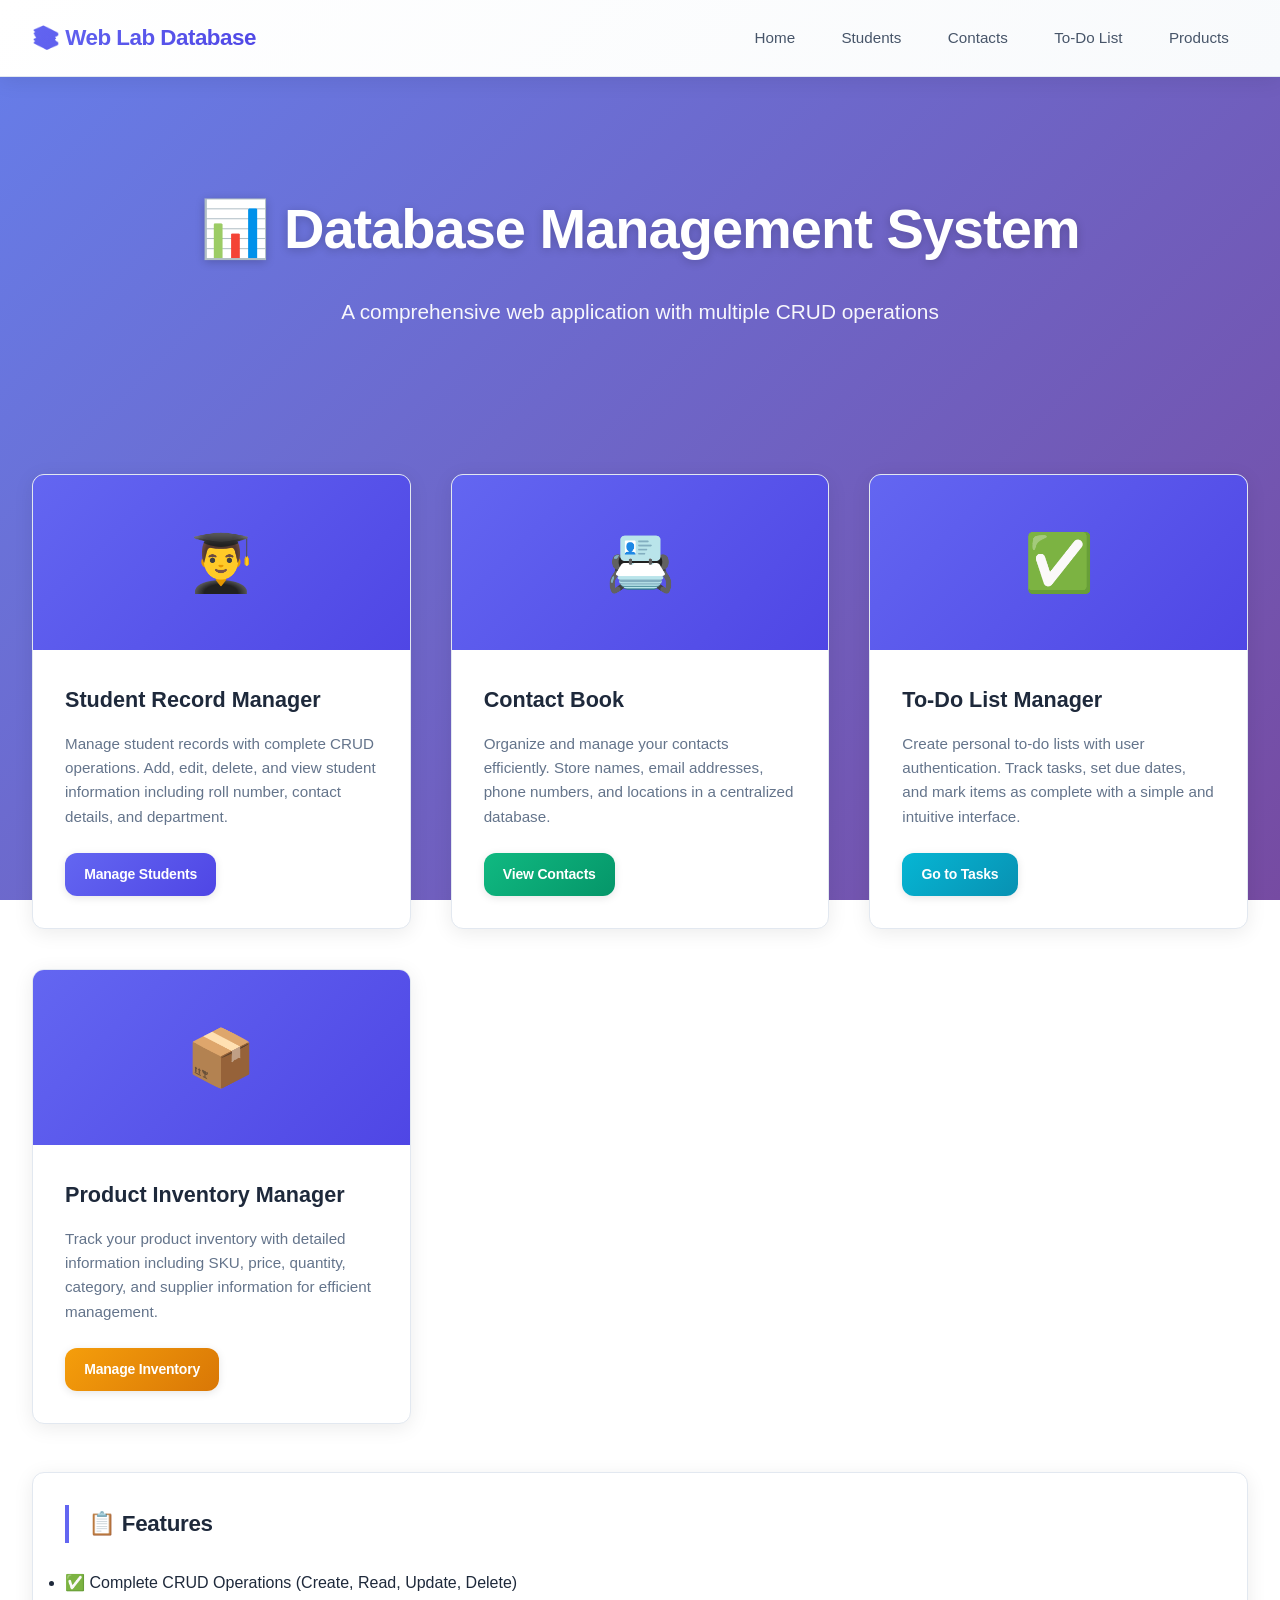
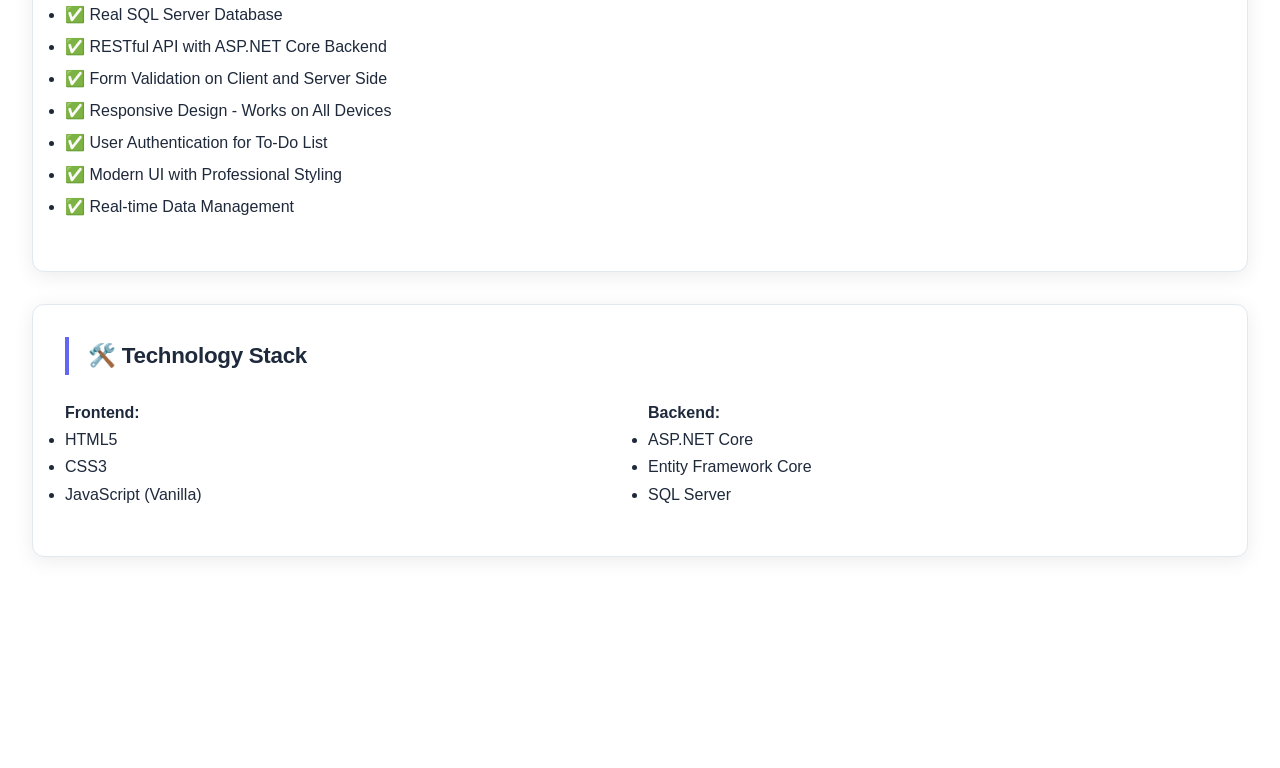
<file: Frontend/index.html>
<!DOCTYPE html>
<html lang="en">
<head>
    <meta charset="UTF-8">
    <meta name="viewport" content="width=device-width, initial-scale=1.0">
    <title>Web Lab Database Assignment</title>
    <link rel="stylesheet" href="css/style.css">
</head>
<body>
    <nav class="navbar">
        <div class="navbar-container">
            <a href="index.html" class="navbar-brand">📚 Web Lab Database</a>
            <ul class="navbar-nav">
                <li><a href="index.html">Home</a></li>
                <li><a href="pages/student.html">Students</a></li>
                <li><a href="pages/contact.html">Contacts</a></li>
                <li><a href="pages/todo.html">To-Do List</a></li>
                <li><a href="pages/product.html">Products</a></li>
            </ul>
        </div>
    </nav>

    <div class="container">
        <div class="hero">
            <h1>📊 Database Management System</h1>
            <p>A comprehensive web application with multiple CRUD operations</p>
        </div>

        <div class="app-grid">
            <!-- Student Record Manager -->
            <div class="app-card">
                <div class="app-card-icon">👨‍🎓</div>
                <div class="app-card-body">
                    <div class="app-card-title">Student Record Manager</div>
                    <div class="app-card-description">
                        Manage student records with complete CRUD operations. Add, edit, delete, and view student information including roll number, contact details, and department.
                    </div>
                    <a href="pages/student.html" class="btn btn-primary btn-sm">Manage Students</a>
                </div>
            </div>

            <!-- Contact Book -->
            <div class="app-card">
                <div class="app-card-icon">📇</div>
                <div class="app-card-body">
                    <div class="app-card-title">Contact Book</div>
                    <div class="app-card-description">
                        Organize and manage your contacts efficiently. Store names, email addresses, phone numbers, and locations in a centralized database.
                    </div>
                    <a href="pages/contact.html" class="btn btn-success btn-sm">View Contacts</a>
                </div>
            </div>

            <!-- To-Do List -->
            <div class="app-card">
                <div class="app-card-icon">✅</div>
                <div class="app-card-body">
                    <div class="app-card-title">To-Do List Manager</div>
                    <div class="app-card-description">
                        Create personal to-do lists with user authentication. Track tasks, set due dates, and mark items as complete with a simple and intuitive interface.
                    </div>
                    <a href="pages/todo.html" class="btn btn-info btn-sm">Go to Tasks</a>
                </div>
            </div>

            <!-- Product Inventory -->
            <div class="app-card">
                <div class="app-card-icon">📦</div>
                <div class="app-card-body">
                    <div class="app-card-title">Product Inventory Manager</div>
                    <div class="app-card-description">
                        Track your product inventory with detailed information including SKU, price, quantity, category, and supplier information for efficient management.
                    </div>
                    <a href="pages/product.html" class="btn btn-warning btn-sm">Manage Inventory</a>
                </div>
            </div>
        </div>

        <div class="card">
            <div class="card-header">📋 Features</div>
            <div class="card-body">
                <ul style="line-height: 2;">
                    <li>✅ Complete CRUD Operations (Create, Read, Update, Delete)</li>
                    <li>✅ Real SQL Server Database</li>
                    <li>✅ RESTful API with ASP.NET Core Backend</li>
                    <li>✅ Form Validation on Client and Server Side</li>
                    <li>✅ Responsive Design - Works on All Devices</li>
                    <li>✅ User Authentication for To-Do List</li>
                    <li>✅ Modern UI with Professional Styling</li>
                    <li>✅ Real-time Data Management</li>
                </ul>
            </div>
        </div>

        <div class="card">
            <div class="card-header">🛠️ Technology Stack</div>
            <div class="card-body">
                <div style="display: grid; grid-template-columns: repeat(2, 1fr); gap: 1rem;">
                    <div>
                        <strong>Frontend:</strong>
                        <ul>
                            <li>HTML5</li>
                            <li>CSS3</li>
                            <li>JavaScript (Vanilla)</li>
                        </ul>
                    </div>
                    <div>
                        <strong>Backend:</strong>
                        <ul>
                            <li>ASP.NET Core</li>
                            <li>Entity Framework Core</li>
                            <li>SQL Server</li>
                        </ul>
                    </div>
                </div>
            </div>
        </div>
    </div>

    <footer style="text-align: center; color: #fff; padding: 2rem; margin-top: 3rem;">
        <p>&copy; 2024 Web Lab Database Assignment. All Rights Reserved.</p>
    </footer>
</body>
</html>
</file>
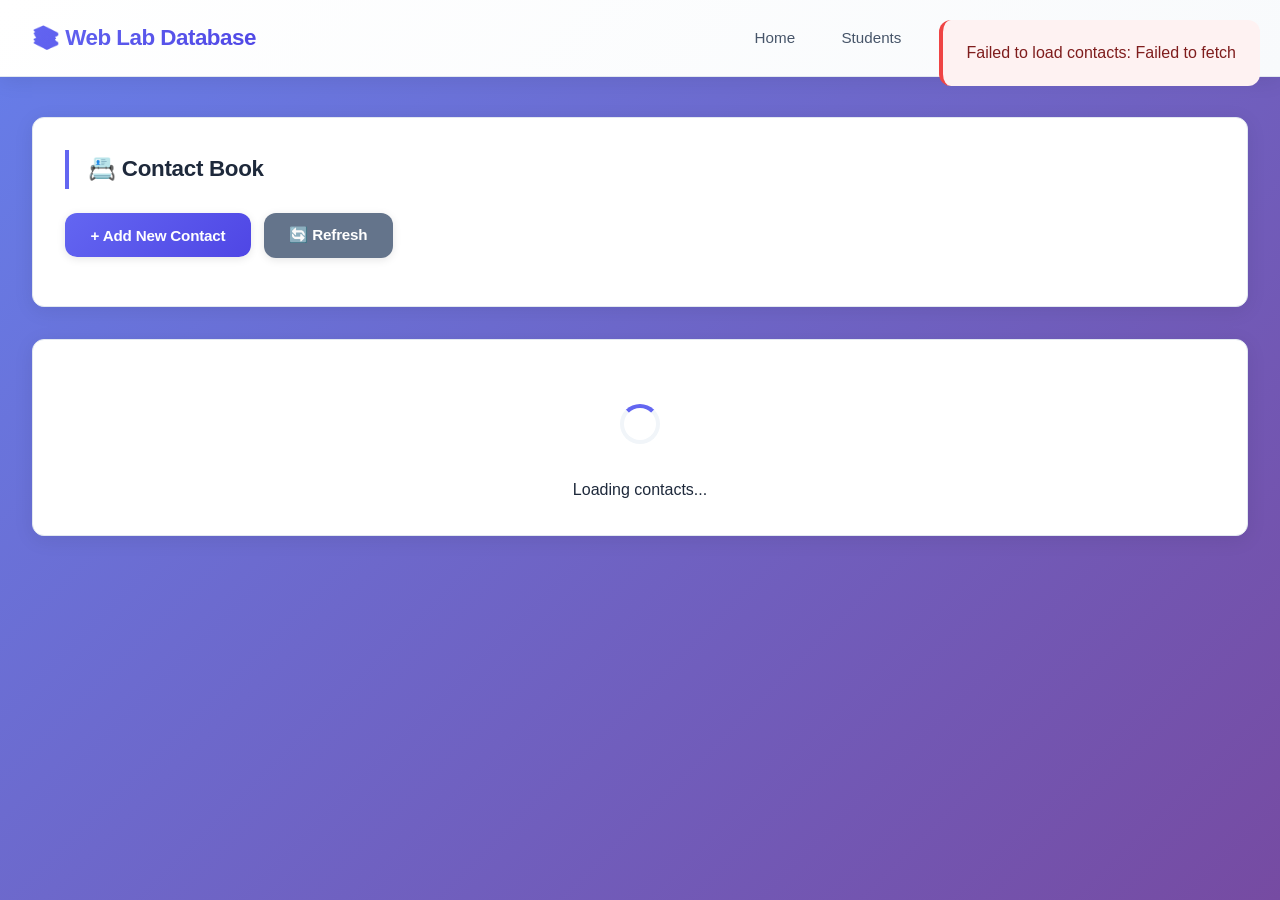
<file: Frontend/pages/contact.html>
<!DOCTYPE html>
<html lang="en">
<head>
    <meta charset="UTF-8">
    <meta name="viewport" content="width=device-width, initial-scale=1.0">
    <title>Contact Book</title>
    <link rel="stylesheet" href="../css/style.css">
</head>
<body>
    <nav class="navbar">
        <div class="navbar-container">
            <a href="../index.html" class="navbar-brand">📚 Web Lab Database</a>
            <ul class="navbar-nav">
                <li><a href="../index.html">Home</a></li>
                <li><a href="student.html">Students</a></li>
                <li><a href="contact.html">Contacts</a></li>
                <li><a href="todo.html">To-Do List</a></li>
                <li><a href="product.html">Products</a></li>
            </ul>
        </div>
    </nav>

    <div class="container">
        <div class="card">
            <div class="card-header">📇 Contact Book</div>
            <div class="card-body">
                <div class="btn-group">
                    <button class="btn btn-primary" onclick="openAddModal()">+ Add New Contact</button>
                    <button class="btn btn-secondary" onclick="loadContacts()">🔄 Refresh</button>
                </div>
            </div>
        </div>

        <div id="contactTableContainer" class="card" style="display: none;">
            <div class="card-header">All Contacts</div>
            <div class="card-body">
                <div style="overflow-x: auto;">
                    <table id="contactTable">
                        <thead>
                            <tr>
                                <th>Name</th>
                                <th>Email</th>
                                <th>Phone</th>
                                <th>City</th>
                                <th>Country</th>
                                <th>Actions</th>
                            </tr>
                        </thead>
                        <tbody id="contactTableBody">
                        </tbody>
                    </table>
                </div>
            </div>
        </div>

        <div id="emptyState" class="card" style="text-align: center;">
            <div class="spinner"></div>
            <p class="mt-3">Loading contacts...</p>
        </div>
    </div>

    <!-- Add/Edit Modal -->
    <div id="contactModal" class="modal">
        <div class="modal-content">
            <div class="modal-header">
                <h2 id="modalTitle">Add New Contact</h2>
                <button class="modal-close" onclick="closeModal('contactModal')">&times;</button>
            </div>
            <form id="contactForm" onsubmit="handleSubmit(event)">
                <div class="form-group">
                    <label for="firstName">First Name *</label>
                    <input type="text" id="firstName" required>
                </div>
                <div class="form-group">
                    <label for="lastName">Last Name</label>
                    <input type="text" id="lastName">
                </div>
                <div class="form-group">
                    <label for="email">Email *</label>
                    <input type="email" id="email" required>
                </div>
                <div class="form-group">
                    <label for="phoneNumber">Phone Number</label>
                    <input type="tel" id="phoneNumber">
                </div>
                <div class="form-group">
                    <label for="address">Address</label>
                    <textarea id="address" placeholder="Street address"></textarea>
                </div>
                <div class="form-group">
                    <label for="city">City</label>
                    <input type="text" id="city">
                </div>
                <div class="form-group">
                    <label for="country">Country</label>
                    <input type="text" id="country">
                </div>
                <div class="btn-group">
                    <button type="submit" class="btn btn-primary">Save Contact</button>
                    <button type="button" class="btn btn-secondary" onclick="closeModal('contactModal')">Cancel</button>
                </div>
                <input type="hidden" id="contactId">
            </form>
        </div>
    </div>

    <script src="../js/utils.js"></script>
    <script>
        let currentEditId = null;

        document.addEventListener('DOMContentLoaded', loadContacts);

        async function loadContacts() {
            try {
                showLoading(true);
                const contacts = await ApiHelper.get('/contacts');
                
                if (contacts.length === 0) {
                    document.getElementById('contactTableContainer').style.display = 'none';
                    document.getElementById('emptyState').innerHTML = '<p style="padding: 2rem;">No contacts found. Click "Add New Contact" to create one.</p>';
                } else {
                    displayContacts(contacts);
                    document.getElementById('contactTableContainer').style.display = 'block';
                    document.getElementById('emptyState').style.display = 'none';
                }
            } catch (error) {
                Notification.error('Failed to load contacts: ' + error.message);
                console.error(error);
            } finally {
                showLoading(false);
            }
        }

        function displayContacts(contacts) {
            const tbody = document.getElementById('contactTableBody');
            tbody.innerHTML = '';

            contacts.forEach(contact => {
                const row = document.createElement('tr');
                row.innerHTML = `
                    <td><strong>${contact.firstName} ${contact.lastName}</strong></td>
                    <td>${contact.email}</td>
                    <td>${contact.phoneNumber || '-'}</td>
                    <td>${contact.city || '-'}</td>
                    <td>${contact.country || '-'}</td>
                    <td>
                        <div class="btn-group">
                            <button class="btn btn-info btn-sm" onclick="editContact(${contact.id})">Edit</button>
                            <button class="btn btn-danger btn-sm" onclick="deleteContact(${contact.id})">Delete</button>
                        </div>
                    </td>
                `;
                tbody.appendChild(row);
            });
        }

        function openAddModal() {
            currentEditId = null;
            resetForm('contactForm');
            document.getElementById('modalTitle').textContent = 'Add New Contact';
            Modal.show('contactModal');
        }

        async function editContact(id) {
            try {
                const contact = await ApiHelper.get(`/contacts/${id}`);
                document.getElementById('contactId').value = contact.id;
                document.getElementById('firstName').value = contact.firstName;
                document.getElementById('lastName').value = contact.lastName || '';
                document.getElementById('email').value = contact.email;
                document.getElementById('phoneNumber').value = contact.phoneNumber || '';
                document.getElementById('address').value = contact.address || '';
                document.getElementById('city').value = contact.city || '';
                document.getElementById('country').value = contact.country || '';
                
                currentEditId = id;
                document.getElementById('modalTitle').textContent = 'Edit Contact';
                Modal.show('contactModal');
            } catch (error) {
                Notification.error('Failed to load contact: ' + error.message);
            }
        }

        async function deleteContact(id) {
            if (!confirm('Are you sure you want to delete this contact?')) return;

            try {
                await ApiHelper.delete(`/contacts/${id}`);
                Notification.success('Contact deleted successfully!');
                loadContacts();
            } catch (error) {
                Notification.error('Failed to delete contact: ' + error.message);
            }
        }

        async function handleSubmit(event) {
            event.preventDefault();

            // Validation
            const firstName = document.getElementById('firstName').value.trim();
            const email = document.getElementById('email').value.trim();
            const phone = document.getElementById('phoneNumber').value.trim();

            if (!Validator.validateRequired(firstName)) {
                Notification.warning('First Name is required');
                return;
            }

            if (!Validator.validateEmail(email)) {
                Notification.warning('Please enter a valid email');
                return;
            }

            if (phone && !Validator.validatePhone(phone)) {
                Notification.warning('Please enter a valid phone number');
                return;
            }

            const contactData = {
                firstName,
                lastName: document.getElementById('lastName').value.trim(),
                email,
                phoneNumber: phone,
                address: document.getElementById('address').value.trim(),
                city: document.getElementById('city').value.trim(),
                country: document.getElementById('country').value.trim()
            };

            try {
                if (currentEditId) {
                    contactData.id = currentEditId;
                    await ApiHelper.put(`/contacts/${currentEditId}`, contactData);
                    Notification.success('Contact updated successfully!');
                } else {
                    await ApiHelper.post('/contacts', contactData);
                    Notification.success('Contact added successfully!');
                }
                Modal.hide('contactModal');
                loadContacts();
            } catch (error) {
                Notification.error('Error saving contact: ' + error.message);
            }
        }

        function closeModal(modalId) {
            Modal.hide(modalId);
        }
    </script>
</body>
</html>
</file>
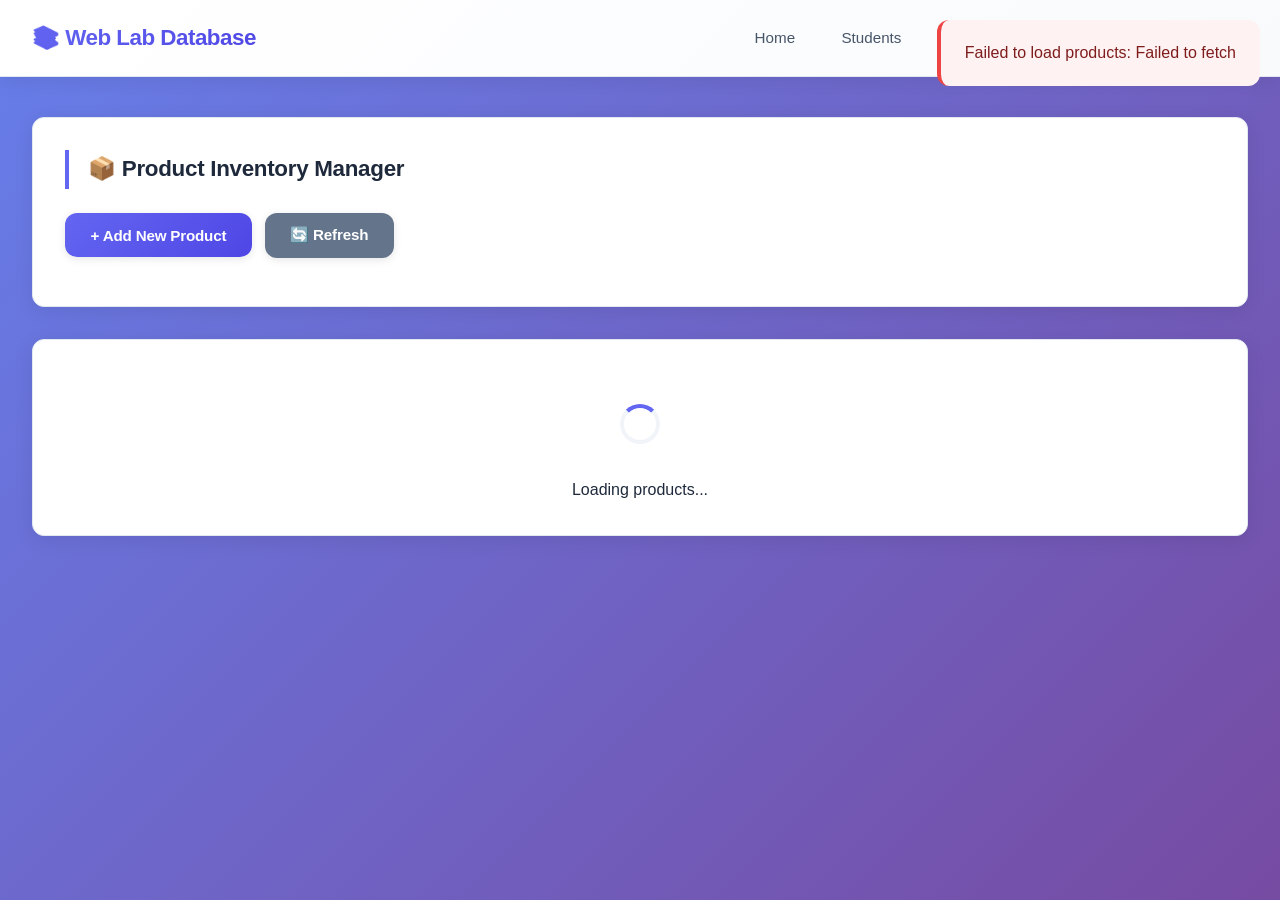
<file: Frontend/pages/product.html>
<!DOCTYPE html>
<html lang="en">
<head>
    <meta charset="UTF-8">
    <meta name="viewport" content="width=device-width, initial-scale=1.0">
    <title>Product Inventory Manager</title>
    <link rel="stylesheet" href="../css/style.css">
</head>
<body>
    <nav class="navbar">
        <div class="navbar-container">
            <a href="../index.html" class="navbar-brand">📚 Web Lab Database</a>
            <ul class="navbar-nav">
                <li><a href="../index.html">Home</a></li>
                <li><a href="student.html">Students</a></li>
                <li><a href="contact.html">Contacts</a></li>
                <li><a href="todo.html">To-Do List</a></li>
                <li><a href="product.html">Products</a></li>
            </ul>
        </div>
    </nav>

    <div class="container">
        <div class="card">
            <div class="card-header">📦 Product Inventory Manager</div>
            <div class="card-body">
                <div class="btn-group">
                    <button class="btn btn-primary" onclick="openAddModal()">+ Add New Product</button>
                    <button class="btn btn-secondary" onclick="loadProducts()">🔄 Refresh</button>
                </div>
            </div>
        </div>

        <div id="productTableContainer" class="card" style="display: none;">
            <div class="card-header">All Products</div>
            <div class="card-body">
                <div style="overflow-x: auto;">
                    <table id="productTable">
                        <thead>
                            <tr>
                                <th>Product Name</th>
                                <th>SKU</th>
                                <th>Category</th>
                                <th>Price</th>
                                <th>Stock</th>
                                <th>Supplier</th>
                                <th>Actions</th>
                            </tr>
                        </thead>
                        <tbody id="productTableBody">
                        </tbody>
                    </table>
                </div>
            </div>
        </div>

        <div id="emptyState" class="card" style="text-align: center;">
            <div class="spinner"></div>
            <p class="mt-3">Loading products...</p>
        </div>

        <div id="inventoryStats" class="card" style="display: none; margin-top: 2rem;">
            <div class="card-header">📊 Inventory Statistics</div>
            <div class="card-body">
                <div class="grid">
                    <div style="text-align: center; padding: 1.5rem; background: var(--light-color); border-radius: var(--border-radius);">
                        <div style="font-size: 2rem; font-weight: bold; color: var(--primary-color);" id="totalProducts">0</div>
                        <div style="color: var(--secondary-color);">Total Products</div>
                    </div>
                    <div style="text-align: center; padding: 1.5rem; background: var(--light-color); border-radius: var(--border-radius);">
                        <div style="font-size: 2rem; font-weight: bold; color: var(--success-color);" id="totalValue">$0</div>
                        <div style="color: var(--secondary-color);">Inventory Value</div>
                    </div>
                    <div style="text-align: center; padding: 1.5rem; background: var(--light-color); border-radius: var(--border-radius);">
                        <div style="font-size: 2rem; font-weight: bold; color: var(--warning-color);" id="totalStock">0</div>
                        <div style="color: var(--secondary-color);">Total Units in Stock</div>
                    </div>
                </div>
            </div>
        </div>
    </div>

    <!-- Add/Edit Modal -->
    <div id="productModal" class="modal">
        <div class="modal-content">
            <div class="modal-header">
                <h2 id="modalTitle">Add New Product</h2>
                <button class="modal-close" onclick="closeModal('productModal')">&times;</button>
            </div>
            <form id="productForm" onsubmit="handleSubmit(event)">
                <div class="form-group">
                    <label for="productName">Product Name *</label>
                    <input type="text" id="productName" required>
                </div>
                <div class="form-group">
                    <label for="sku">SKU *</label>
                    <input type="text" id="sku" required>
                </div>
                <div class="form-group">
                    <label for="description">Description</label>
                    <textarea id="description"></textarea>
                </div>
                <div class="form-group">
                    <label for="price">Price (USD) *</label>
                    <input type="number" id="price" step="0.01" min="0" required>
                </div>
                <div class="form-group">
                    <label for="quantity">Quantity in Stock *</label>
                    <input type="number" id="quantity" min="0" required>
                </div>
                <div class="form-group">
                    <label for="category">Category</label>
                    <select id="category">
                        <option value="">Select Category</option>
                        <option value="Electronics">Electronics</option>
                        <option value="Clothing">Clothing</option>
                        <option value="Books">Books</option>
                        <option value="Home & Garden">Home & Garden</option>
                        <option value="Sports">Sports</option>
                        <option value="Food & Beverage">Food & Beverage</option>
                        <option value="Other">Other</option>
                    </select>
                </div>
                <div class="form-group">
                    <label for="supplier">Supplier</label>
                    <input type="text" id="supplier">
                </div>
                <div class="btn-group">
                    <button type="submit" class="btn btn-primary">Save Product</button>
                    <button type="button" class="btn btn-secondary" onclick="closeModal('productModal')">Cancel</button>
                </div>
                <input type="hidden" id="productId">
            </form>
        </div>
    </div>

    <script src="../js/utils.js"></script>
    <script>
        let currentEditId = null;
        let allProducts = [];

        document.addEventListener('DOMContentLoaded', loadProducts);

        async function loadProducts() {
            try {
                showLoading(true);
                allProducts = await ApiHelper.get('/products');
                
                if (allProducts.length === 0) {
                    document.getElementById('productTableContainer').style.display = 'none';
                    document.getElementById('inventoryStats').style.display = 'none';
                    document.getElementById('emptyState').innerHTML = '<p style="padding: 2rem;">No products found. Click "Add New Product" to create one.</p>';
                } else {
                    displayProducts(allProducts);
                    displayStats();
                    document.getElementById('productTableContainer').style.display = 'block';
                    document.getElementById('inventoryStats').style.display = 'block';
                    document.getElementById('emptyState').style.display = 'none';
                }
            } catch (error) {
                Notification.error('Failed to load products: ' + error.message);
                console.error(error);
            } finally {
                showLoading(false);
            }
        }

        function displayProducts(products) {
            const tbody = document.getElementById('productTableBody');
            tbody.innerHTML = '';

            products.forEach(product => {
                const row = document.createElement('tr');
                row.innerHTML = `
                    <td><strong>${product.productName}</strong></td>
                    <td>${product.sku}</td>
                    <td>${product.category || '-'}</td>
                    <td>${formatCurrency(product.price)}</td>
                    <td>
                        <span class="badge ${product.quantityInStock > 10 ? 'badge-success' : product.quantityInStock > 0 ? 'badge-warning' : 'badge-danger'}">
                            ${product.quantityInStock} units
                        </span>
                    </td>
                    <td>${product.supplier || '-'}</td>
                    <td>
                        <div class="btn-group">
                            <button class="btn btn-info btn-sm" onclick="editProduct(${product.id})">Edit</button>
                            <button class="btn btn-danger btn-sm" onclick="deleteProduct(${product.id})">Delete</button>
                        </div>
                    </td>
                `;
                tbody.appendChild(row);
            });
        }

        function displayStats() {
            const totalProducts = allProducts.length;
            const totalValue = allProducts.reduce((sum, p) => sum + (p.price * p.quantityInStock), 0);
            const totalStock = allProducts.reduce((sum, p) => sum + p.quantityInStock, 0);

            document.getElementById('totalProducts').textContent = totalProducts;
            document.getElementById('totalValue').textContent = formatCurrency(totalValue);
            document.getElementById('totalStock').textContent = totalStock;
        }

        function openAddModal() {
            currentEditId = null;
            resetForm('productForm');
            document.getElementById('modalTitle').textContent = 'Add New Product';
            Modal.show('productModal');
        }

        async function editProduct(id) {
            try {
                const product = await ApiHelper.get(`/products/${id}`);
                document.getElementById('productId').value = product.id;
                document.getElementById('productName').value = product.productName;
                document.getElementById('sku').value = product.sku;
                document.getElementById('description').value = product.description || '';
                document.getElementById('price').value = product.price;
                document.getElementById('quantity').value = product.quantityInStock;
                document.getElementById('category').value = product.category || '';
                document.getElementById('supplier').value = product.supplier || '';
                
                currentEditId = id;
                document.getElementById('modalTitle').textContent = 'Edit Product';
                Modal.show('productModal');
            } catch (error) {
                Notification.error('Failed to load product: ' + error.message);
            }
        }

        async function deleteProduct(id) {
            if (!confirm('Are you sure you want to delete this product?')) return;

            try {
                await ApiHelper.delete(`/products/${id}`);
                Notification.success('Product deleted successfully!');
                loadProducts();
            } catch (error) {
                Notification.error('Failed to delete product: ' + error.message);
            }
        }

        async function handleSubmit(event) {
            event.preventDefault();

            // Validation
            const productName = document.getElementById('productName').value.trim();
            const sku = document.getElementById('sku').value.trim();
            const price = parseFloat(document.getElementById('price').value);
            const quantity = parseInt(document.getElementById('quantity').value);

            if (!Validator.validateRequired(productName)) {
                Notification.warning('Product name is required');
                return;
            }

            if (!Validator.validateRequired(sku)) {
                Notification.warning('SKU is required');
                return;
            }

            if (!Validator.validateNumber(price) || price < 0) {
                Notification.warning('Please enter a valid price');
                return;
            }

            if (!Validator.validateNumber(quantity) || quantity < 0) {
                Notification.warning('Please enter a valid quantity');
                return;
            }

            const productData = {
                productName,
                sku,
                description: document.getElementById('description').value.trim(),
                price,
                quantityInStock: quantity,
                category: document.getElementById('category').value,
                supplier: document.getElementById('supplier').value.trim()
            };

            try {
                if (currentEditId) {
                    productData.id = currentEditId;
                    await ApiHelper.put(`/products/${currentEditId}`, productData);
                    Notification.success('Product updated successfully!');
                } else {
                    await ApiHelper.post('/products', productData);
                    Notification.success('Product added successfully!');
                }
                Modal.hide('productModal');
                loadProducts();
            } catch (error) {
                Notification.error('Error saving product: ' + error.message);
            }
        }

        function closeModal(modalId) {
            Modal.hide(modalId);
        }
    </script>
</body>
</html>
</file>
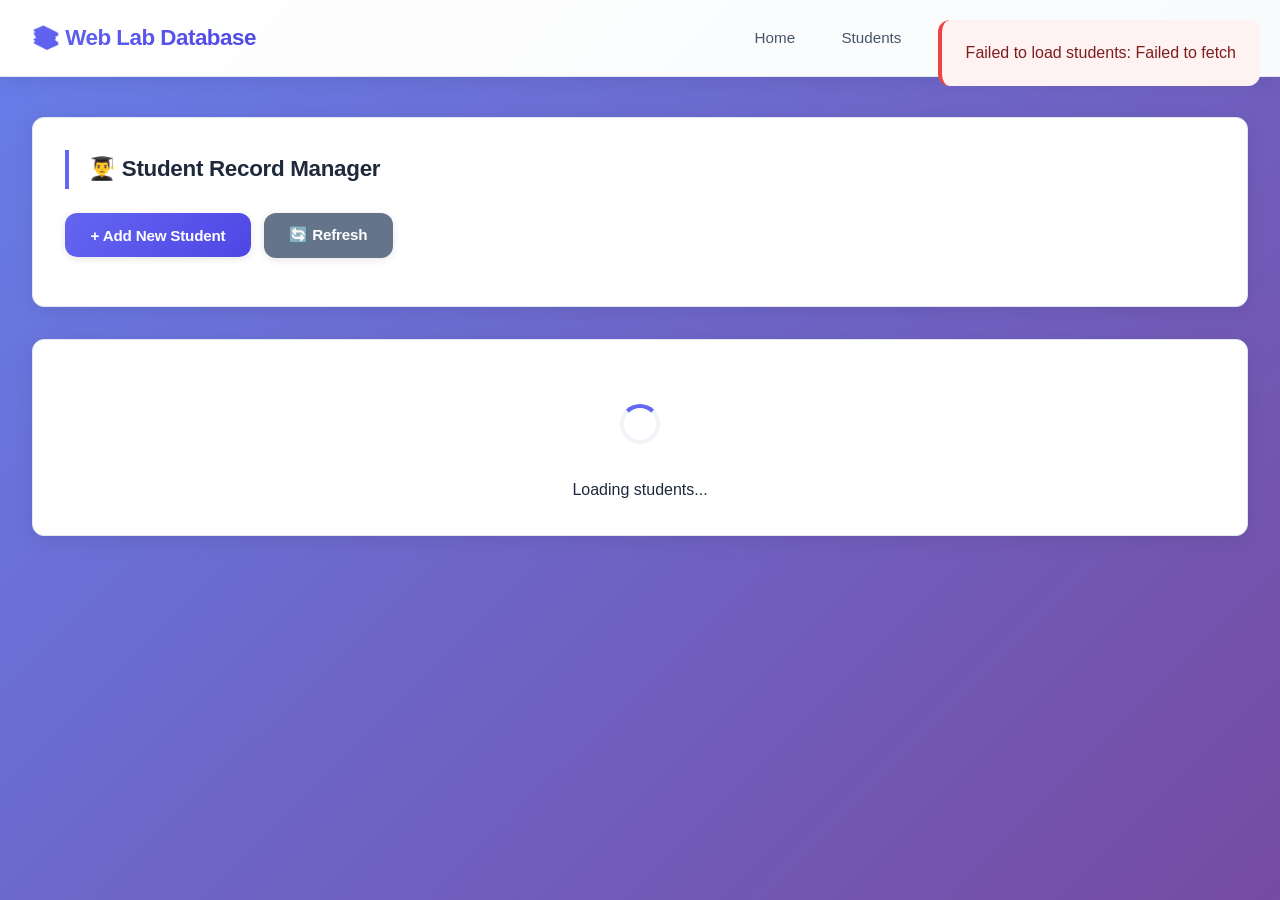
<file: Frontend/pages/student.html>
<!DOCTYPE html>
<html lang="en">
<head>
    <meta charset="UTF-8">
    <meta name="viewport" content="width=device-width, initial-scale=1.0">
    <title>Student Record Manager</title>
    <link rel="stylesheet" href="../css/style.css">
</head>
<body>
    <nav class="navbar">
        <div class="navbar-container">
            <a href="../index.html" class="navbar-brand">📚 Web Lab Database</a>
            <ul class="navbar-nav">
                <li><a href="../index.html">Home</a></li>
                <li><a href="student.html">Students</a></li>
                <li><a href="contact.html">Contacts</a></li>
                <li><a href="todo.html">To-Do List</a></li>
                <li><a href="product.html">Products</a></li>
            </ul>
        </div>
    </nav>

    <div class="container">
        <div class="card">
            <div class="card-header">👨‍🎓 Student Record Manager</div>
            <div class="card-body">
                <div class="btn-group">
                    <button class="btn btn-primary" onclick="openAddModal()">+ Add New Student</button>
                    <button class="btn btn-secondary" onclick="loadStudents()">🔄 Refresh</button>
                </div>
            </div>
        </div>

        <div id="studentTableContainer" class="card" style="display: none;">
            <div class="card-header">All Students</div>
            <div class="card-body">
                <div style="overflow-x: auto;">
                    <table id="studentTable">
                        <thead>
                            <tr>
                                <th>Roll #</th>
                                <th>Name</th>
                                <th>Email</th>
                                <th>Phone</th>
                                <th>Department</th>
                                <th>DOB</th>
                                <th>Actions</th>
                            </tr>
                        </thead>
                        <tbody id="studentTableBody">
                        </tbody>
                    </table>
                </div>
            </div>
        </div>

        <div id="emptyState" class="card" style="text-align: center;">
            <div class="spinner"></div>
            <p class="mt-3">Loading students...</p>
        </div>
    </div>

    <!-- Add/Edit Modal -->
    <div id="studentModal" class="modal">
        <div class="modal-content">
            <div class="modal-header">
                <h2 id="modalTitle">Add New Student</h2>
                <button class="modal-close" onclick="closeModal('studentModal')">&times;</button>
            </div>
            <form id="studentForm" onsubmit="handleSubmit(event)">
                <div class="form-group">
                    <label for="rollNumber">Roll Number *</label>
                    <input type="text" id="rollNumber" required>
                </div>
                <div class="form-group">
                    <label for="firstName">First Name *</label>
                    <input type="text" id="firstName" required>
                </div>
                <div class="form-group">
                    <label for="lastName">Last Name</label>
                    <input type="text" id="lastName">
                </div>
                <div class="form-group">
                    <label for="email">Email *</label>
                    <input type="email" id="email" required>
                </div>
                <div class="form-group">
                    <label for="phoneNumber">Phone Number</label>
                    <input type="tel" id="phoneNumber">
                </div>
                <div class="form-group">
                    <label for="dateOfBirth">Date of Birth</label>
                    <input type="date" id="dateOfBirth">
                </div>
                <div class="form-group">
                    <label for="department">Department</label>
                    <select id="department">
                        <option value="">Select Department</option>
                        <option value="Computer Science">Computer Science</option>
                        <option value="Business">Business</option>
                        <option value="Engineering">Engineering</option>
                        <option value="Arts">Arts</option>
                        <option value="Science">Science</option>
                    </select>
                </div>
                <div class="btn-group">
                    <button type="submit" class="btn btn-primary">Save Student</button>
                    <button type="button" class="btn btn-secondary" onclick="closeModal('studentModal')">Cancel</button>
                </div>
                <input type="hidden" id="studentId">
            </form>
        </div>
    </div>

    <script src="../js/utils.js"></script>
    <script>
        let currentEditId = null;

        document.addEventListener('DOMContentLoaded', loadStudents);

        async function loadStudents() {
            try {
                showLoading(true);
                const students = await ApiHelper.get('/students');
                
                if (students.length === 0) {
                    document.getElementById('studentTableContainer').style.display = 'none';
                    document.getElementById('emptyState').innerHTML = '<p style="padding: 2rem;">No students found. Click "Add New Student" to create one.</p>';
                } else {
                    displayStudents(students);
                    document.getElementById('studentTableContainer').style.display = 'block';
                    document.getElementById('emptyState').style.display = 'none';
                }
            } catch (error) {
                Notification.error('Failed to load students: ' + error.message);
                console.error(error);
            } finally {
                showLoading(false);
            }
        }

        function displayStudents(students) {
            const tbody = document.getElementById('studentTableBody');
            tbody.innerHTML = '';

            students.forEach(student => {
                const row = document.createElement('tr');
                row.innerHTML = `
                    <td><strong>${student.rollNumber}</strong></td>
                    <td>${student.firstName} ${student.lastName}</td>
                    <td>${student.email}</td>
                    <td>${student.phoneNumber || '-'}</td>
                    <td>${student.department || '-'}</td>
                    <td>${student.dateOfBirth ? formatDate(student.dateOfBirth) : '-'}</td>
                    <td>
                        <div class="btn-group">
                            <button class="btn btn-info btn-sm" onclick="editStudent(${student.id})">Edit</button>
                            <button class="btn btn-danger btn-sm" onclick="deleteStudent(${student.id})">Delete</button>
                        </div>
                    </td>
                `;
                tbody.appendChild(row);
            });
        }

        function openAddModal() {
            currentEditId = null;
            resetForm('studentForm');
            document.getElementById('modalTitle').textContent = 'Add New Student';
            Modal.show('studentModal');
        }

        async function editStudent(id) {
            try {
                const student = await ApiHelper.get(`/students/${id}`);
                document.getElementById('studentId').value = student.id;
                document.getElementById('rollNumber').value = student.rollNumber;
                document.getElementById('firstName').value = student.firstName;
                document.getElementById('lastName').value = student.lastName;
                document.getElementById('email').value = student.email;
                document.getElementById('phoneNumber').value = student.phoneNumber || '';
                document.getElementById('dateOfBirth').value = student.dateOfBirth ? student.dateOfBirth.split('T')[0] : '';
                document.getElementById('department').value = student.department || '';
                
                currentEditId = id;
                document.getElementById('modalTitle').textContent = 'Edit Student';
                Modal.show('studentModal');
            } catch (error) {
                Notification.error('Failed to load student: ' + error.message);
            }
        }

        async function deleteStudent(id) {
            if (!confirm('Are you sure you want to delete this student?')) return;

            try {
                await ApiHelper.delete(`/students/${id}`);
                Notification.success('Student deleted successfully!');
                loadStudents();
            } catch (error) {
                Notification.error('Failed to delete student: ' + error.message);
            }
        }

        async function handleSubmit(event) {
            event.preventDefault();

            // Validation
            const rollNumber = document.getElementById('rollNumber').value.trim();
            const firstName = document.getElementById('firstName').value.trim();
            const email = document.getElementById('email').value.trim();
            const phone = document.getElementById('phoneNumber').value.trim();

            if (!Validator.validateRequired(rollNumber)) {
                Notification.warning('Roll Number is required');
                return;
            }

            if (!Validator.validateRequired(firstName)) {
                Notification.warning('First Name is required');
                return;
            }

            if (!Validator.validateEmail(email)) {
                Notification.warning('Please enter a valid email');
                return;
            }

            if (phone && !Validator.validatePhone(phone)) {
                Notification.warning('Please enter a valid phone number');
                return;
            }

            const studentData = {
                rollNumber,
                firstName,
                lastName: document.getElementById('lastName').value.trim(),
                email,
                phoneNumber: phone,
                dateOfBirth: document.getElementById('dateOfBirth').value,
                department: document.getElementById('department').value
            };

            try {
                if (currentEditId) {
                    studentData.id = currentEditId;
                    await ApiHelper.put(`/students/${currentEditId}`, studentData);
                    Notification.success('Student updated successfully!');
                } else {
                    await ApiHelper.post('/students', studentData);
                    Notification.success('Student added successfully!');
                }
                Modal.hide('studentModal');
                loadStudents();
            } catch (error) {
                Notification.error('Error saving student: ' + error.message);
            }
        }

        function closeModal(modalId) {
            Modal.hide(modalId);
        }
    </script>
</body>
</html>
</file>
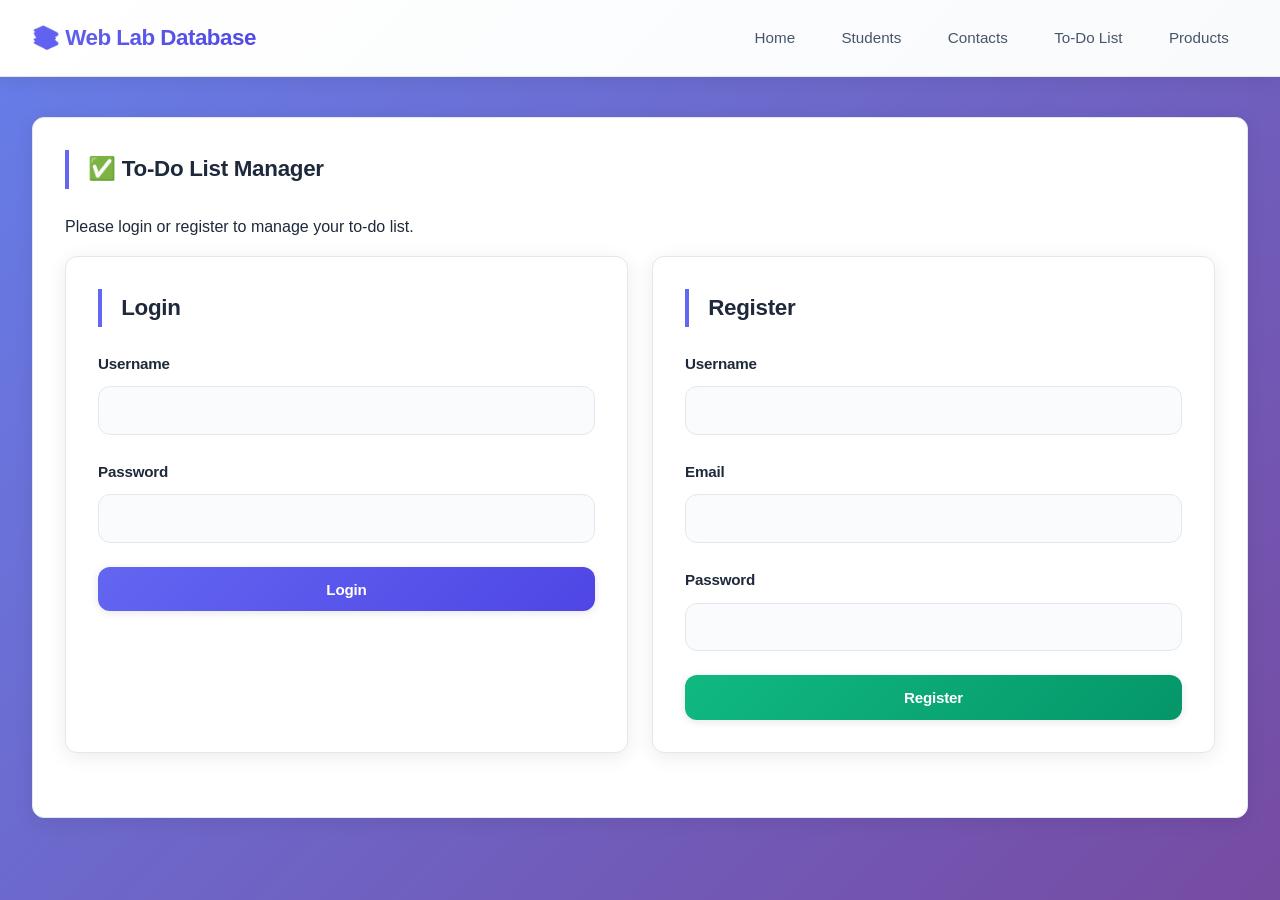
<file: Frontend/pages/todo.html>
<!DOCTYPE html>
<html lang="en">
<head>
    <meta charset="UTF-8">
    <meta name="viewport" content="width=device-width, initial-scale=1.0">
    <title>To-Do List Manager</title>
    <link rel="stylesheet" href="../css/style.css">
</head>
<body>
    <nav class="navbar">
        <div class="navbar-container">
            <a href="../index.html" class="navbar-brand">📚 Web Lab Database</a>
            <ul class="navbar-nav">
                <li><a href="../index.html">Home</a></li>
                <li><a href="student.html">Students</a></li>
                <li><a href="contact.html">Contacts</a></li>
                <li><a href="todo.html">To-Do List</a></li>
                <li><a href="product.html">Products</a></li>
            </ul>
        </div>
    </nav>

    <div class="container">
        <div id="authSection" class="card">
            <div class="card-header">✅ To-Do List Manager</div>
            <div class="card-body">
                <p>Please login or register to manage your to-do list.</p>
            </div>
            <div class="grid cols-2">
                <div class="card">
                    <div class="card-header">Login</div>
                    <form id="loginForm" onsubmit="handleLogin(event)">
                        <div class="form-group">
                            <label for="loginUsername">Username</label>
                            <input type="text" id="loginUsername" required>
                        </div>
                        <div class="form-group">
                            <label for="loginPassword">Password</label>
                            <input type="password" id="loginPassword" required>
                        </div>
                        <button type="submit" class="btn btn-primary" style="width: 100%;">Login</button>
                    </form>
                </div>

                <div class="card">
                    <div class="card-header">Register</div>
                    <form id="registerForm" onsubmit="handleRegister(event)">
                        <div class="form-group">
                            <label for="regUsername">Username</label>
                            <input type="text" id="regUsername" required>
                        </div>
                        <div class="form-group">
                            <label for="regEmail">Email</label>
                            <input type="email" id="regEmail" required>
                        </div>
                        <div class="form-group">
                            <label for="regPassword">Password</label>
                            <input type="password" id="regPassword" required>
                        </div>
                        <button type="submit" class="btn btn-success" style="width: 100%;">Register</button>
                    </form>
                </div>
            </div>
        </div>

        <div id="todoSection" style="display: none;">
            <div class="card">
                <div class="card-header">✅ My To-Do List</div>
                <div class="card-body">
                    <div style="display: flex; justify-content: space-between; align-items: center; flex-wrap: wrap; gap: 1rem;">
                        <div>
                            <p>Welcome, <strong id="userName"></strong>!</p>
                        </div>
                        <div class="btn-group">
                            <button class="btn btn-primary" onclick="openAddTodoModal()">+ Add Task</button>
                            <button class="btn btn-secondary" onclick="loadTodos()">🔄 Refresh</button>
                            <button class="btn btn-danger" onclick="logout()">Logout</button>
                        </div>
                    </div>
                </div>
            </div>

            <div class="grid">
                <div id="todoTableContainer" class="card" style="display: none;">
                    <div class="card-header">📋 Pending Tasks</div>
                    <div class="card-body">
                        <table id="todoTable">
                            <thead>
                                <tr>
                                    <th>Task</th>
                                    <th>Due Date</th>
                                    <th>Status</th>
                                    <th>Actions</th>
                                </tr>
                            </thead>
                            <tbody id="todoTableBody">
                            </tbody>
                        </table>
                    </div>
                </div>

                <div id="completedContainer" class="card" style="display: none;">
                    <div class="card-header">✅ Completed Tasks</div>
                    <div class="card-body">
                        <ul id="completedList" style="list-style: none; padding: 0;">
                        </ul>
                    </div>
                </div>
            </div>

            <div id="emptyState" class="card" style="text-align: center;">
                <div class="spinner"></div>
                <p class="mt-3">Loading tasks...</p>
            </div>
        </div>
    </div>

    <!-- Add/Edit Todo Modal -->
    <div id="todoModal" class="modal">
        <div class="modal-content">
            <div class="modal-header">
                <h2 id="todoModalTitle">Add New Task</h2>
                <button class="modal-close" onclick="closeModal('todoModal')">&times;</button>
            </div>
            <form id="todoForm" onsubmit="handleTodoSubmit(event)">
                <div class="form-group">
                    <label for="todoTitle">Task Title *</label>
                    <input type="text" id="todoTitle" required>
                </div>
                <div class="form-group">
                    <label for="todoDescription">Description</label>
                    <textarea id="todoDescription"></textarea>
                </div>
                <div class="form-group">
                    <label for="todoDueDate">Due Date *</label>
                    <input type="date" id="todoDueDate" required>
                </div>
                <div class="btn-group">
                    <button type="submit" class="btn btn-primary">Save Task</button>
                    <button type="button" class="btn btn-secondary" onclick="closeModal('todoModal')">Cancel</button>
                </div>
                <input type="hidden" id="todoId">
            </form>
        </div>
    </div>

    <script src="../js/utils.js"></script>
    <script>
        let currentUser = null;
        let currentEditTodoId = null;

        document.addEventListener('DOMContentLoaded', () => {
            const savedUser = localStorage.getItem('currentUser');
            if (savedUser) {
                try {
                    currentUser = JSON.parse(savedUser);
                    showTodoSection();
                    loadTodos();
                } catch (e) {
                    logout();
                }
            }
        });

        async function handleRegister(event) {
            event.preventDefault();

            const username = document.getElementById('regUsername').value.trim();
            const email = document.getElementById('regEmail').value.trim();
            const password = document.getElementById('regPassword').value;

            if (!Validator.validateRequired(username)) {
                Notification.warning('Username is required');
                return;
            }

            if (!Validator.validateEmail(email)) {
                Notification.warning('Please enter a valid email');
                return;
            }

            if (password.length < 6) {
                Notification.warning('Password must be at least 6 characters');
                return;
            }

            try {
                await ApiHelper.post('/users/register', { username, email, password });
                Notification.success('Registration successful! Please login.');
                document.getElementById('registerForm').reset();
            } catch (error) {
                Notification.error('Registration failed: ' + error.message);
            }
        }

        async function handleLogin(event) {
            event.preventDefault();

            const username = document.getElementById('loginUsername').value.trim();
            const password = document.getElementById('loginPassword').value;

            if (!Validator.validateRequired(username) || !Validator.validateRequired(password)) {
                Notification.warning('Username and password are required');
                return;
            }

            try {
                const user = await ApiHelper.post('/users/login', { username, password });
                currentUser = user;
                localStorage.setItem('currentUser', JSON.stringify(user));
                Notification.success('Login successful!');
                showTodoSection();
                loadTodos();
            } catch (error) {
                Notification.error('Login failed: ' + error.message);
            }
        }

        function logout() {
            if (confirm('Are you sure you want to logout?')) {
                currentUser = null;
                localStorage.removeItem('currentUser');
                document.getElementById('registerForm').reset();
                document.getElementById('loginForm').reset();
                document.getElementById('authSection').style.display = 'block';
                document.getElementById('todoSection').style.display = 'none';
                Notification.success('Logged out successfully!');
            }
        }

        function showTodoSection() {
            document.getElementById('authSection').style.display = 'none';
            document.getElementById('todoSection').style.display = 'block';
            document.getElementById('userName').textContent = currentUser.username;
        }

        async function loadTodos() {
            if (!currentUser) return;

            try {
                showLoading(true);
                const user = await ApiHelper.get(`/users/${currentUser.id}`);
                const todos = user.todoItems || [];
                
                const pending = todos.filter(t => !t.isCompleted);
                const completed = todos.filter(t => t.isCompleted);

                if (pending.length === 0 && completed.length === 0) {
                    document.getElementById('todoTableContainer').style.display = 'none';
                    document.getElementById('completedContainer').style.display = 'none';
                    document.getElementById('emptyState').innerHTML = '<p style="padding: 2rem;">No tasks yet. Click "Add Task" to create one.</p>';
                } else {
                    if (pending.length > 0) {
                        displayPendingTodos(pending);
                        document.getElementById('todoTableContainer').style.display = 'block';
                    } else {
                        document.getElementById('todoTableContainer').style.display = 'none';
                    }

                    if (completed.length > 0) {
                        displayCompletedTodos(completed);
                        document.getElementById('completedContainer').style.display = 'block';
                    } else {
                        document.getElementById('completedContainer').style.display = 'none';
                    }

                    document.getElementById('emptyState').style.display = 'none';
                }
            } catch (error) {
                Notification.error('Failed to load tasks: ' + error.message);
            } finally {
                showLoading(false);
            }
        }

        function displayPendingTodos(todos) {
            const tbody = document.getElementById('todoTableBody');
            tbody.innerHTML = '';

            todos.forEach(todo => {
                const row = document.createElement('tr');
                row.innerHTML = `
                    <td><strong>${todo.title}</strong><br><small>${todo.description || ''}</small></td>
                    <td>${formatDate(todo.dueDate)}</td>
                    <td><span class="badge badge-warning">Pending</span></td>
                    <td>
                        <div class="btn-group">
                            <button class="btn btn-success btn-sm" onclick="completeTodo(${todo.id})">✓ Complete</button>
                            <button class="btn btn-info btn-sm" onclick="editTodo(${todo.id})">Edit</button>
                            <button class="btn btn-danger btn-sm" onclick="deleteTodo(${todo.id})">Delete</button>
                        </div>
                    </td>
                `;
                tbody.appendChild(row);
            });
        }

        function displayCompletedTodos(todos) {
            const list = document.getElementById('completedList');
            list.innerHTML = '';

            todos.forEach(todo => {
                const li = document.createElement('li');
                li.style.padding = '0.75rem';
                li.style.borderBottom = '1px solid #eee';
                li.innerHTML = `
                    <div style="display: flex; justify-content: space-between; align-items: center;">
                        <div>
                            <strong style="text-decoration: line-through; color: #999;">${todo.title}</strong><br>
                            <small style="color: #bbb;">Due: ${formatDate(todo.dueDate)}</small>
                        </div>
                        <button class="btn btn-danger btn-sm" onclick="deleteTodo(${todo.id})">Delete</button>
                    </div>
                `;
                list.appendChild(li);
            });
        }

        function openAddTodoModal() {
            currentEditTodoId = null;
            resetForm('todoForm');
            document.getElementById('todoModalTitle').textContent = 'Add New Task';
            Modal.show('todoModal');
        }

        async function editTodo(id) {
            try {
                const todo = await ApiHelper.get(`/todoitems/${id}`);
                document.getElementById('todoId').value = todo.id;
                document.getElementById('todoTitle').value = todo.title;
                document.getElementById('todoDescription').value = todo.description || '';
                document.getElementById('todoDueDate').value = todo.dueDate ? todo.dueDate.split('T')[0] : '';
                
                currentEditTodoId = id;
                document.getElementById('todoModalTitle').textContent = 'Edit Task';
                Modal.show('todoModal');
            } catch (error) {
                Notification.error('Failed to load task: ' + error.message);
            }
        }

        async function completeTodo(id) {
            try {
                await ApiHelper.put(`/todoitems/${id}`, { isCompleted: true });
                Notification.success('Task marked as complete!');
                loadTodos();
            } catch (error) {
                Notification.error('Failed to update task: ' + error.message);
            }
        }

        async function deleteTodo(id) {
            if (!confirm('Are you sure you want to delete this task?')) return;

            try {
                await ApiHelper.delete(`/todoitems/${id}`);
                Notification.success('Task deleted successfully!');
                loadTodos();
            } catch (error) {
                Notification.error('Failed to delete task: ' + error.message);
            }
        }

        async function handleTodoSubmit(event) {
            event.preventDefault();

            const title = document.getElementById('todoTitle').value.trim();
            const dueDate = document.getElementById('todoDueDate').value;

            if (!Validator.validateRequired(title)) {
                Notification.warning('Task title is required');
                return;
            }

            if (!Validator.validateDate(dueDate)) {
                Notification.warning('Please enter a valid due date');
                return;
            }

            const todoData = {
                userId: currentUser.id,
                title,
                description: document.getElementById('todoDescription').value.trim(),
                dueDate
            };

            try {
                if (currentEditTodoId) {
                    await ApiHelper.put(`/todoitems/${currentEditTodoId}`, todoData);
                    Notification.success('Task updated successfully!');
                } else {
                    await ApiHelper.post('/todoitems', todoData);
                    Notification.success('Task added successfully!');
                }
                Modal.hide('todoModal');
                loadTodos();
            } catch (error) {
                Notification.error('Error saving task: ' + error.message);
            }
        }

        function closeModal(modalId) {
            Modal.hide(modalId);
        }
    </script>
</body>
</html>
</file>
<file: Frontend/css/style.css>
/* Global Styles */
* {
    margin: 0;
    padding: 0;
    box-sizing: border-box;
}

:root {
    --primary-color: #6366f1;
    --primary-dark: #4f46e5;
    --primary-light: #818cf8;
    --secondary-color: #64748b;
    --success-color: #10b981;
    --danger-color: #ef4444;
    --warning-color: #f59e0b;
    --info-color: #06b6d4;
    --dark-color: #1e293b;
    --light-color: #f1f5f9;
    --border-radius: 12px;
    --box-shadow: 0 4px 20px rgba(0, 0, 0, 0.08);
    --box-shadow-hover: 0 12px 30px rgba(0, 0, 0, 0.12);
    --transition: all 0.3s cubic-bezier(0.4, 0, 0.2, 1);
    --font-main: 'Inter', -apple-system, BlinkMacSystemFont, 'Segoe UI', sans-serif;
}

body {
    font-family: var(--font-main);
    background: linear-gradient(135deg, #667eea 0%, #764ba2 100%);
    background-attachment: fixed;
    color: #1e293b;
    line-height: 1.7;
    min-height: 100vh;
    font-size: 16px;
}

/* Navbar */
.navbar {
    background: linear-gradient(135deg, #ffffff 0%, #f8fafc 100%);
    box-shadow: var(--box-shadow);
    padding: 1.2rem 2rem;
    position: sticky;
    top: 0;
    z-index: 100;
    border-bottom: 1px solid #e2e8f0;
}

.navbar-container {
    max-width: 1400px;
    margin: 0 auto;
    display: flex;
    justify-content: space-between;
    align-items: center;
}

.navbar-brand {
    font-size: 1.4rem;
    font-weight: 800;
    background: linear-gradient(135deg, var(--primary-color) 0%, var(--primary-dark) 100%);
    -webkit-background-clip: text;
    -webkit-text-fill-color: transparent;
    background-clip: text;
    text-decoration: none;
    letter-spacing: -0.5px;
}

.navbar-nav {
    display: flex;
    gap: 0.5rem;
    list-style: none;
    align-items: center;
}

.navbar-nav a {
    color: #475569;
    text-decoration: none;
    transition: var(--transition);
    padding: 0.7rem 1.2rem;
    border-radius: var(--border-radius);
    font-weight: 500;
    font-size: 0.95rem;
}

.navbar-nav a:hover {
    background-color: var(--primary-light);
    color: #fff;
    transform: translateY(-1px);
}

/* Container */
.container {
    max-width: 1400px;
    margin: 0 auto;
    padding: 2.5rem 2rem;
}

/* Card Styles */
.card {
    background: #ffffff;
    border-radius: var(--border-radius);
    box-shadow: var(--box-shadow);
    padding: 2rem;
    margin-bottom: 2rem;
    transition: var(--transition);
    border: 1px solid #e2e8f0;
}

.card:hover {
    box-shadow: var(--box-shadow-hover);
    transform: translateY(-2px);
}

.card-header {
    font-size: 1.4rem;
    font-weight: 700;
    margin-bottom: 1.5rem;
    color: var(--dark-color);
    border-left: 4px solid var(--primary-color);
    padding-left: 1.2rem;
    letter-spacing: -0.3px;
}

.card-body {
    margin-bottom: 1rem;
}

/* Forms */
.form-group {
    margin-bottom: 1.5rem;
}

label {
    display: block;
    margin-bottom: 0.6rem;
    font-weight: 600;
    color: #1e293b;
    font-size: 0.95rem;
    letter-spacing: -0.2px;
}

input, textarea, select {
    width: 100%;
    padding: 0.9rem 1rem;
    border: 1.5px solid #e2e8f0;
    border-radius: var(--border-radius);
    font-size: 1rem;
    transition: var(--transition);
    font-family: inherit;
    background-color: #fafbfc;
}

input:focus, textarea:focus, select:focus {
    outline: none;
    border-color: var(--primary-color);
    background-color: #fff;
    box-shadow: 0 0 0 4px rgba(99, 102, 241, 0.1);
}

textarea {
    resize: vertical;
    min-height: 120px;
    font-size: 0.95rem;
}

/* Buttons */
.btn {
    padding: 0.85rem 1.6rem;
    border: none;
    border-radius: var(--border-radius);
    cursor: pointer;
    font-size: 0.95rem;
    transition: var(--transition);
    font-weight: 600;
    display: inline-block;
    text-decoration: none;
    text-align: center;
    letter-spacing: -0.2px;
    box-shadow: 0 2px 8px rgba(0, 0, 0, 0.1);
}

.btn-primary {
    background: linear-gradient(135deg, var(--primary-color) 0%, var(--primary-dark) 100%);
    color: #fff;
}

.btn-primary:hover {
    transform: translateY(-2px);
    box-shadow: 0 6px 16px rgba(99, 102, 241, 0.3);
}

.btn-secondary {
    background-color: var(--secondary-color);
    color: #fff;
}

.btn-secondary:hover {
    background-color: #475569;
    transform: translateY(-2px);
}

.btn-success {
    background: linear-gradient(135deg, var(--success-color) 0%, #059669 100%);
    color: #fff;
}

.btn-success:hover {
    transform: translateY(-2px);
    box-shadow: 0 6px 16px rgba(16, 185, 129, 0.3);
}

.btn-danger {
    background: linear-gradient(135deg, var(--danger-color) 0%, #dc2626 100%);
    color: #fff;
}

.btn-danger:hover {
    transform: translateY(-2px);
    box-shadow: 0 6px 16px rgba(239, 68, 68, 0.3);
}

.btn-warning {
    background: linear-gradient(135deg, var(--warning-color) 0%, #d97706 100%);
    color: #fff;
}

.btn-warning:hover {
    transform: translateY(-2px);
    box-shadow: 0 6px 16px rgba(245, 158, 11, 0.3);
}

.btn-info {
    background: linear-gradient(135deg, var(--info-color) 0%, #0891b2 100%);
    color: #fff;
}

.btn-info:hover {
    transform: translateY(-2px);
    box-shadow: 0 6px 16px rgba(6, 182, 212, 0.3);
}

.btn-group {
    display: flex;
    gap: 0.8rem;
    flex-wrap: wrap;
    align-items: center;
}

.btn-sm {
    padding: 0.6rem 1.2rem;
    font-size: 0.875rem;
}

/* Tables */
table {
    width: 100%;
    border-collapse: collapse;
    margin-top: 1.5rem;
    font-size: 0.95rem;
}

thead {
    background: linear-gradient(135deg, #f0f4f8 0%, #e8ecf1 100%);
}

th, td {
    padding: 1.1rem 1.2rem;
    text-align: left;
    border-bottom: 1px solid #e2e8f0;
    vertical-align: middle;
}

th {
    font-weight: 700;
    color: #1e293b;
    text-transform: uppercase;
    font-size: 0.85rem;
    letter-spacing: 0.5px;
}

tbody tr {
    transition: var(--transition);
}

tbody tr:hover {
    background-color: #f8fafc;
    box-shadow: inset 0 1px 3px rgba(0, 0, 0, 0.05);
}

tbody td {
    color: #475569;
}

/* Alerts */
.alert {
    padding: 1.2rem 1.5rem;
    border-radius: var(--border-radius);
    margin-bottom: 1.5rem;
    border-left: 4px solid;
    animation: slideInDown 0.3s ease;
}

.alert-success {
    background-color: #ecfdf5;
    color: #065f46;
    border-left-color: var(--success-color);
}

.alert-danger {
    background-color: #fef2f2;
    color: #7f1d1d;
    border-left-color: var(--danger-color);
}

.alert-warning {
    background-color: #fffbeb;
    color: #78350f;
    border-left-color: var(--warning-color);
}

.alert-info {
    background-color: #ecf7ff;
    color: #0c4a6e;
    border-left-color: var(--info-color);
}

/* Grid */
.grid {
    display: grid;
    gap: 1.5rem;
    grid-template-columns: repeat(auto-fit, minmax(300px, 1fr));
}

.grid.cols-2 {
    grid-template-columns: repeat(auto-fit, minmax(500px, 1fr));
}

/* Modal */
.modal {
    display: none;
    position: fixed;
    z-index: 1000;
    left: 0;
    top: 0;
    width: 100%;
    height: 100%;
    background-color: rgba(0, 0, 0, 0.5);
    animation: fadeIn 0.3s ease;
    backdrop-filter: blur(2px);
}

.modal.show {
    display: flex;
    align-items: center;
    justify-content: center;
}

.modal-content {
    background-color: #fff;
    padding: 2.5rem;
    border-radius: var(--border-radius);
    max-width: 600px;
    width: 90%;
    animation: slideIn 0.3s ease;
    box-shadow: 0 20px 60px rgba(0, 0, 0, 0.3);
    border: 1px solid #e2e8f0;
}

.modal-header {
    display: flex;
    justify-content: space-between;
    align-items: center;
    margin-bottom: 2rem;
    border-bottom: 1px solid #e2e8f0;
    padding-bottom: 1.5rem;
}

.modal-header h2 {
    margin: 0;
    color: var(--dark-color);
    font-size: 1.5rem;
    font-weight: 700;
}

.modal-close {
    background: none;
    border: none;
    font-size: 1.8rem;
    cursor: pointer;
    color: #94a3b8;
    transition: var(--transition);
    width: 2rem;
    height: 2rem;
    display: flex;
    align-items: center;
    justify-content: center;
    border-radius: 50%;
}

.modal-close:hover {
    color: #1e293b;
    background-color: var(--light-color);
}

/* Loading Spinner */
.spinner {
    border: 4px solid var(--light-color);
    border-top: 4px solid var(--primary-color);
    border-radius: 50%;
    width: 40px;
    height: 40px;
    animation: spin 1s linear infinite;
    margin: 2rem auto;
}

@keyframes spin {
    0% { transform: rotate(0deg); }
    100% { transform: rotate(360deg); }
}

@keyframes fadeIn {
    from { opacity: 0; }
    to { opacity: 1; }
}

@keyframes slideIn {
    from { transform: translateY(-50px); opacity: 0; }
    to { transform: translateY(0); opacity: 1; }
}

@keyframes slideInDown {
    from { 
        transform: translateY(-20px); 
        opacity: 0; 
    }
    to { 
        transform: translateY(0); 
        opacity: 1; 
    }
}

/* Utility Classes */
.text-center {
    text-align: center;
}

.text-right {
    text-align: right;
}

.text-left {
    text-align: left;
}

.mt-1 { margin-top: 0.5rem; }
.mt-2 { margin-top: 1rem; }
.mt-3 { margin-top: 1.5rem; }
.mt-4 { margin-top: 2rem; }
.mt-5 { margin-top: 3rem; }

.mb-1 { margin-bottom: 0.5rem; }
.mb-2 { margin-bottom: 1rem; }
.mb-3 { margin-bottom: 1.5rem; }
.mb-4 { margin-bottom: 2rem; }
.mb-5 { margin-bottom: 3rem; }

.p-1 { padding: 0.5rem; }
.p-2 { padding: 1rem; }
.p-3 { padding: 1.5rem; }
.p-4 { padding: 2rem; }

.text-success { color: var(--success-color); font-weight: 600; }
.text-danger { color: var(--danger-color); font-weight: 600; }
.text-warning { color: var(--warning-color); font-weight: 600; }
.text-info { color: var(--info-color); font-weight: 600; }
.text-muted { color: var(--secondary-color); }

.text-bold { font-weight: 700; }
.text-semibold { font-weight: 600; }
.text-italic { font-style: italic; }

.hidden { display: none; }
.visible { display: block; }

.opacity-50 { opacity: 0.5; }
.opacity-75 { opacity: 0.75; }

.badge {
    display: inline-block;
    padding: 0.4rem 1rem;
    border-radius: 20px;
    font-size: 0.8rem;
    font-weight: 600;
    letter-spacing: 0.3px;
    text-transform: uppercase;
}

.badge-success {
    background: linear-gradient(135deg, #ecfdf5 0%, #d1f7e8 100%);
    color: #065f46;
    border: 1px solid #a7d8c6;
}

.badge-danger {
    background: linear-gradient(135deg, #fef2f2 0%, #fed7d7 100%);
    color: #7f1d1d;
    border: 1px solid #f9a9a9;
}

.badge-warning {
    background: linear-gradient(135deg, #fffbeb 0%, #fef3c7 100%);
    color: #78350f;
    border: 1px solid #fdde9b;
}

.badge-info {
    background: linear-gradient(135deg, #ecf7ff 0%, #d0edfd 100%);
    color: #0c4a6e;
    border: 1px solid #99d7ee;
}

/* Responsive */
@media (max-width: 1024px) {
    .container {
        padding: 2rem 1.5rem;
    }

    .app-grid {
        gap: 2rem;
    }
}

@media (max-width: 768px) {
    .container {
        padding: 1.5rem;
    }

    .navbar {
        padding: 1rem 1.5rem;
    }

    .navbar-container {
        flex-direction: column;
        gap: 1rem;
    }

    .navbar-nav {
        flex-direction: column;
        gap: 0.5rem;
        width: 100%;
    }

    .navbar-nav a {
        width: 100%;
        text-align: center;
    }

    .hero h1 {
        font-size: 2rem;
    }

    .hero p {
        font-size: 1rem;
    }

    .grid {
        grid-template-columns: 1fr;
    }

    .grid.cols-2 {
        grid-template-columns: 1fr;
    }

    .app-grid {
        grid-template-columns: 1fr;
        gap: 1.5rem;
    }

    table {
        font-size: 0.8rem;
    }

    th, td {
        padding: 0.75rem 0.5rem;
    }

    .btn-group {
        flex-direction: column;
        gap: 0.5rem;
    }

    .btn {
        width: 100%;
    }

    .modal-content {
        padding: 1.5rem;
        max-width: 90vw;
    }

    .card {
        padding: 1.5rem;
    }

    .card-header {
        font-size: 1.2rem;
    }
}

@media (max-width: 480px) {
    .container {
        padding: 1rem;
    }

    .navbar {
        padding: 0.8rem 1rem;
    }

    .navbar-brand {
        font-size: 1.2rem;
    }

    .hero h1 {
        font-size: 1.5rem;
    }

    .hero p {
        font-size: 0.9rem;
    }

    .app-card-icon {
        font-size: 2.5rem;
        padding: 1.5rem;
    }

    .app-card-body {
        padding: 1.2rem;
    }

    .card {
        padding: 1rem;
        margin-bottom: 1rem;
    }

    .form-group {
        margin-bottom: 1rem;
    }

    .btn {
        padding: 0.7rem 1.2rem;
        font-size: 0.85rem;
    }

    .modal-content {
        padding: 1.2rem;
    }

    .modal-header h2 {
        font-size: 1.2rem;
    }

    table {
        font-size: 0.7rem;
    }

    th, td {
        padding: 0.5rem;
    }
}

/* Home Page Specific */
.hero {
    text-align: center;
    color: #fff;
    padding: 4rem 2rem;
    margin-bottom: 3rem;
}

.hero h1 {
    font-size: 3.5rem;
    margin-bottom: 1rem;
    font-weight: 800;
    letter-spacing: -1px;
    text-shadow: 0 2px 10px rgba(0, 0, 0, 0.2);
}

.hero p {
    font-size: 1.3rem;
    margin-bottom: 2rem;
    opacity: 0.95;
    line-height: 1.8;
}

.app-grid {
    display: grid;
    grid-template-columns: repeat(auto-fit, minmax(300px, 1fr));
    gap: 2.5rem;
    margin-bottom: 3rem;
}

.app-card {
    background: #ffffff;
    border-radius: var(--border-radius);
    overflow: hidden;
    box-shadow: var(--box-shadow);
    transition: var(--transition);
    display: flex;
    flex-direction: column;
    border: 1px solid #e2e8f0;
}

.app-card:hover {
    transform: translateY(-8px);
    box-shadow: var(--box-shadow-hover);
}

.app-card-icon {
    font-size: 3.5rem;
    text-align: center;
    padding: 2.5rem 2rem;
    background: linear-gradient(135deg, var(--primary-color), var(--primary-dark));
    color: #fff;
    font-weight: bold;
}

.app-card-body {
    padding: 2rem;
    flex: 1;
    display: flex;
    flex-direction: column;
}

.app-card-title {
    font-size: 1.35rem;
    font-weight: 700;
    margin-bottom: 0.8rem;
    color: var(--dark-color);
}

.app-card-description {
    color: #64748b;
    margin-bottom: 1.5rem;
    flex: 1;
    line-height: 1.6;
    font-size: 0.95rem;
}

.app-card a {
    align-self: flex-start;
}
</file>
